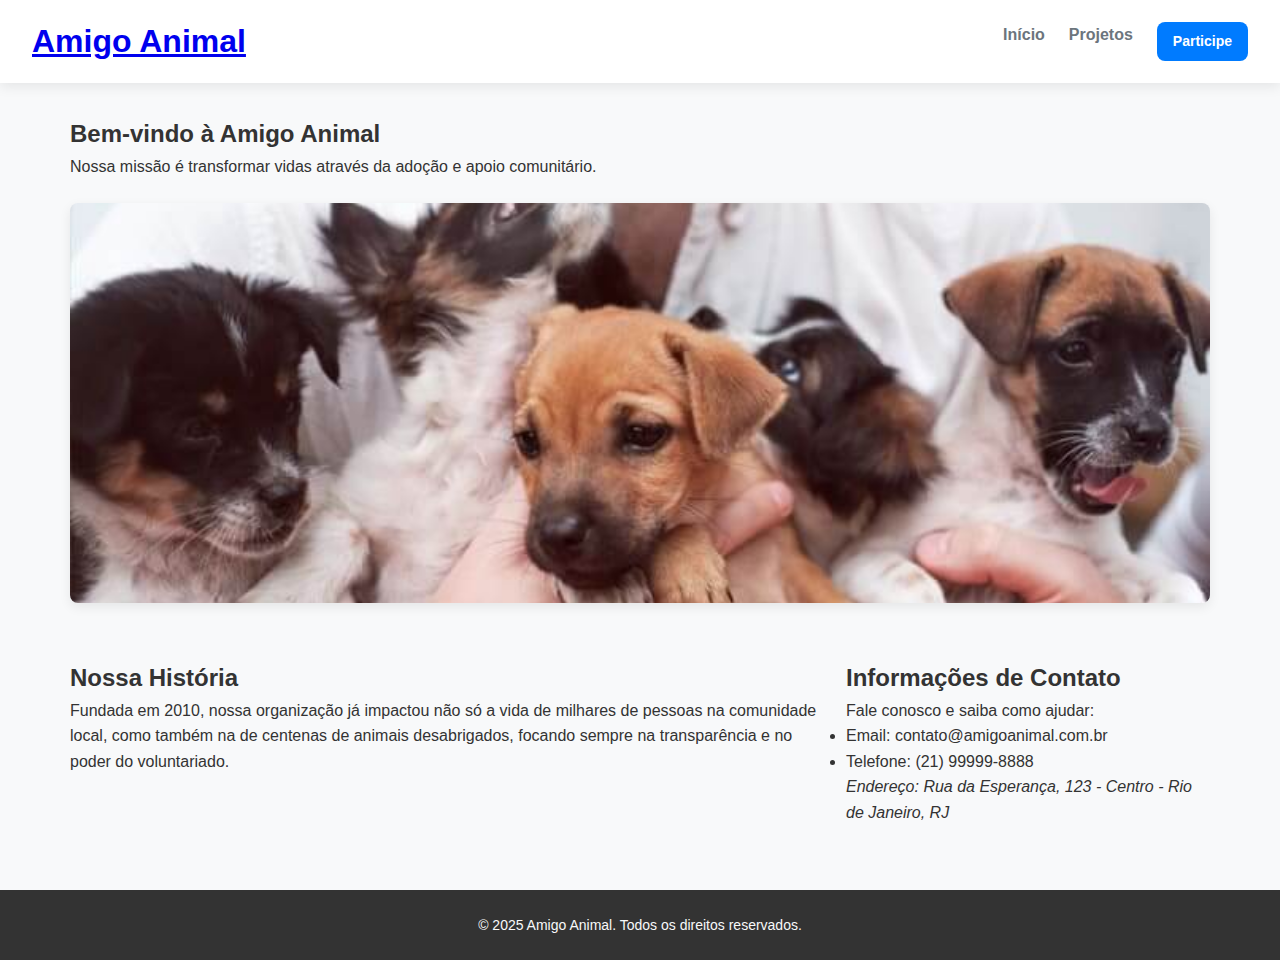
<file: index.html>
<!DOCTYPE html>
<html lang="pt-BR">
<head>
    <meta charset="UTF-8">
    <meta name="viewport" content="width=device-width, initial-scale=1.0">
    <title>Amigo Animal - Página Inicial</title> 
    <link rel="stylesheet" href="css/estilos.css">
</head>
<body>

    <header>
        <h1><a href="index.html">Amigo Animal</a></h1>

        <input type="checkbox" id="menu-toggle">
        <label for="menu-toggle" class="menu-hamburger">
            <span class="hamburger-linha"></span>
            <span class="hamburger-linha"></span>
            <span class="hamburger-linha"></span>
        </label>

        <nav class="menu-principal">
            <ul>
                <li><a href="index.html">Início</a></li> 
                
                <li class="dropdown">
                    <a href="projetos.html">Projetos</a>
                    
                    <ul class="submenu">
                        <li><a href="projetos.html#saude">Projeto Saúde</a></li>
                        <li><a href="projetos.html#carinho">Projeto Carinho</a></li>
                        <li><a href="projetos.html#feira-adocao">Feira de Adoção</a></li>
                        <li><a href="projetos.html#capacitacao">Capacitação</a></li>
                    </ul>
                </li>

                <li><a href="cadastro.html" class="btn btn--primario btn--sm">Participe</a></li>
            </ul>
        </nav>
    </header>

    <main id="page-content"> 
        <div class="row">
            <section class="col-12">
                <h2>Bem-vindo à Amigo Animal</h2>
                <p>Nossa missão é transformar vidas através da adoção e apoio comunitário.</p>
                <img src="img/missao.jpg" alt="Voluntários da ONG trabalhando em um projeto comunitário" class="img-conteudo"> 
            </section>
        </div>

        <div class="row">
            <section class="col-8">
                <h2>Nossa História</h2>
                <p>Fundada em 2010, nossa organização já impactou não só a vida de milhares de pessoas na comunidade local, como também na de centenas de animais desabrigados, focando sempre na transparência e no poder do voluntariado.</p>
            </section>
            
            <section class="col-4">
                <h2>Informações de Contato</h2>
                <p>Fale conosco e saiba como ajudar:</p>
                <ul>
                    <li>Email: contato@amigoanimal.com.br</li>
                    <li>Telefone: (21) 99999-8888</li>
                </ul>
                <address>
                    Endereço: Rua da Esperança, 123 - Centro - Rio de Janeiro, RJ
                </address>
            </section>
        </div>
    </main>

    <footer>
        <p>&copy; 2025 Amigo Animal. Todos os direitos reservados.</p>
    </footer>

    <script src="js/script.js"></script>

</body>
</html>
</file>
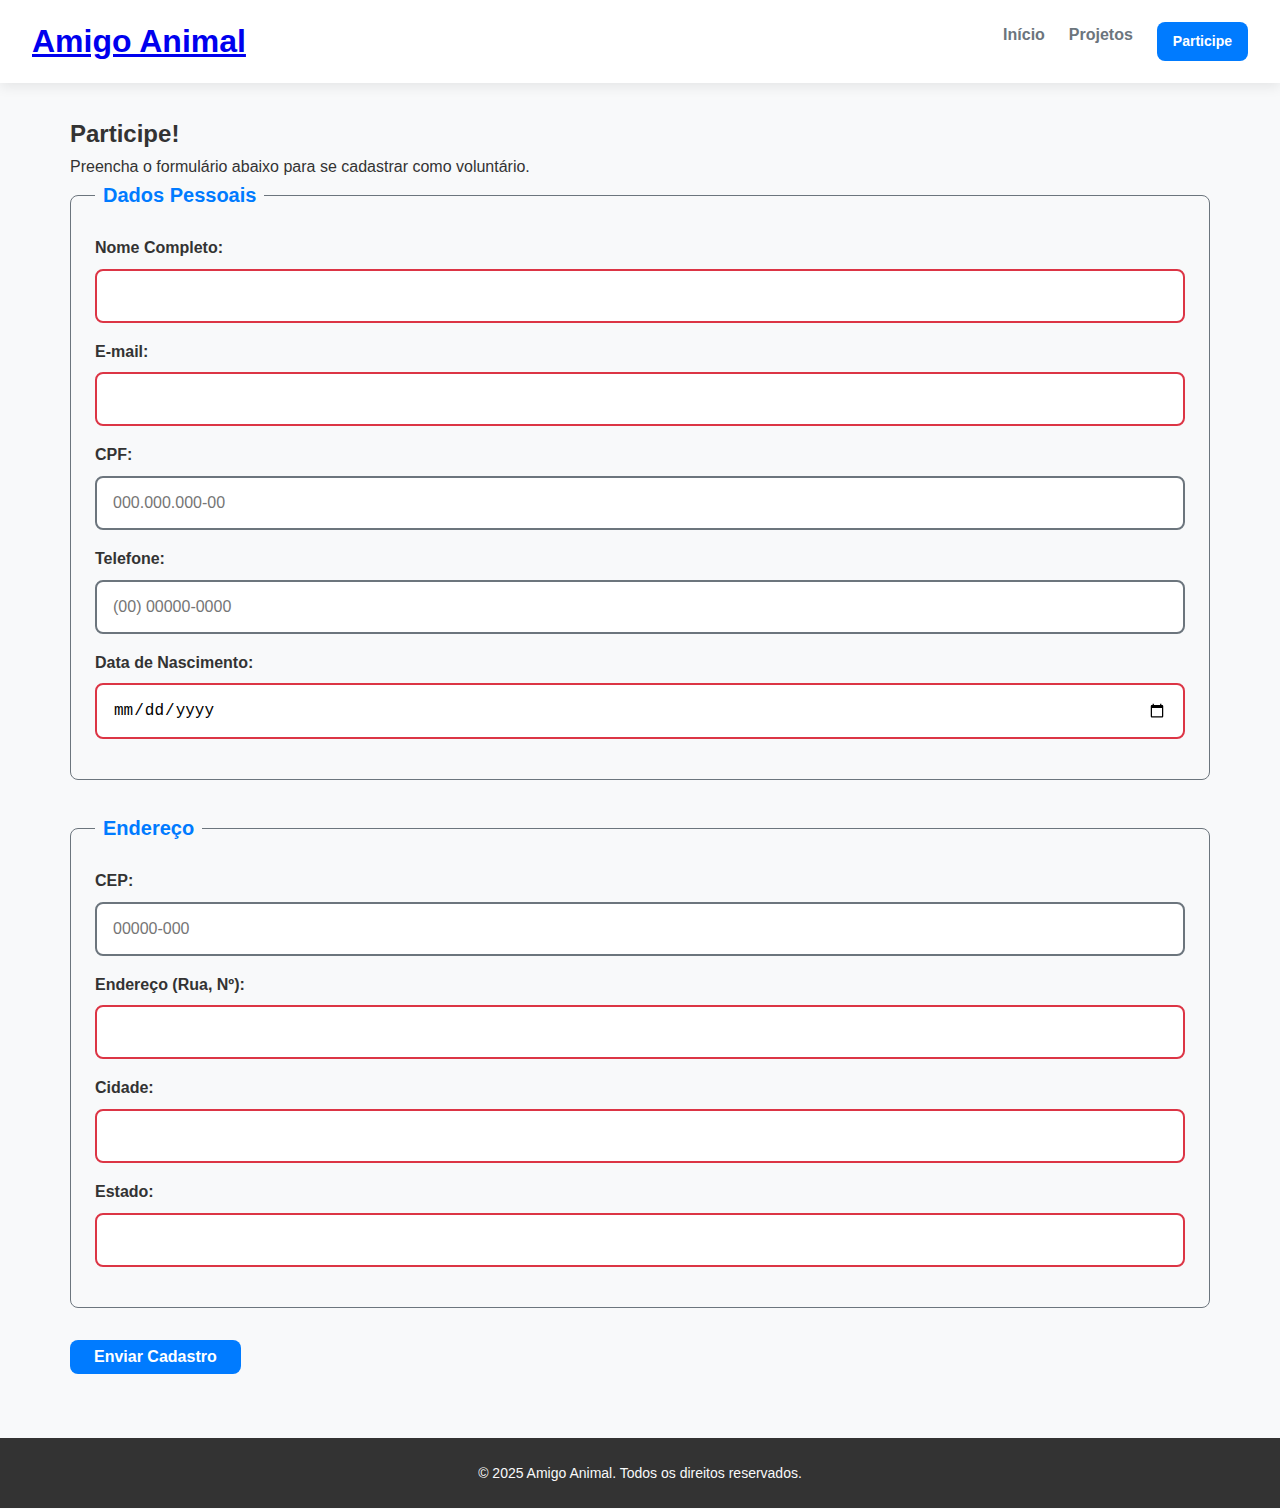
<file: cadastro.html>
<!DOCTYPE html>
<html lang="pt-BR">
<head>
    <meta charset="UTF-8">
    <meta name="viewport" content="width=device-width, initial-scale=1.0">
    <title>Amigo Animal - Participe</title> 
    <link rel="stylesheet" href="css/estilos.css">
</head>
<body>

    <header>
        <h1><a href="index.html">Amigo Animal</a></h1>

        <input type="checkbox" id="menu-toggle">
        <label for="menu-toggle" class="menu-hamburger">
            <span class="hamburger-linha"></span>
            <span class="hamburger-linha"></span>
            <span class="hamburger-linha"></span>
        </label>

        <nav class="menu-principal">
            <ul>
                <li><a href="index.html">Início</a></li> 
                
                <li class="dropdown">
                    <a href="projetos.html">Projetos</a>
                    
                    <ul class="submenu">
                        <li><a href="projetos.html#saude">Projeto Saúde</a></li>
                        <li><a href="projetos.html#carinho">Projeto Carinho</a></li>
                        <li><a href="projetos.html#feira-adocao">Feira de Adoção</a></li>
                        <li><a href="projetos.html#capacitacao">Capacitação</a></li>
                    </ul>
                </li>

                <li><a href="cadastro.html" class="btn btn--primario btn--sm">Participe</a></li>
            </ul>
        </nav>
    </header>

    <main id="page-content"> 
        <div class="row">
            <div class="col-12">

                <h2>Participe!</h2>
                <p>Preencha o formulário abaixo para se cadastrar como voluntário.</p>

                <form action="#" method="post" id="form-cadastro">

                    <fieldset>
                        <legend>Dados Pessoais</legend>

                        <div>
                            <label for="nome">Nome Completo:</label>
                            <input type="text" id="nome" name="nome" required>
                        </div>

                        <div>
                            <label for="email">E-mail:</label>
                            <input type="email" id="email" name="email" required>
                        </div>

                        <div>
                            <label for="cpf">CPF:</label>
                            <input type="text" id="cpf" name="cpf" 
                                   placeholder="000.000.000-00"
                                   pattern="[0-9]{3}\.[0-9]{3}\.[0-9]{3}-[0-9]{2}" 
                                   title="Digite o CPF no formato: 000.000.000-00" required>
                        </div>

                        <div>
                            <label for="telefone">Telefone:</label>
                            <input type="tel" id="telefone" name="telefone"
                                   placeholder="(00) 00000-0000"
                                   pattern="\([0-9]{2}\) [0-9]{5}-[0-9]{4}"
                                   title="Digite o Telefone no formato: (00) 00000-0000" required>
                        </div>

                        <div>
                            <label for="nascimento">Data de Nascimento:</label>
                            <input type="date" id="nascimento" name="nascimento" required>
                        </div>
                    </fieldset>

                    <fieldset>
                        <legend>Endereço</legend>

                        <div>
                            <label for="cep">CEP:</label>
                            <input type="text" id="cep" name="cep"
                                   placeholder="00000-000"
                                   pattern="[0-9]{5}-[0-9]{3}"
                                   title="Digite o CEP no formato: 00000-000" required>
                        </div>

                        <div>
                            <label for="endereco">Endereço (Rua, Nº):</label>
                            <input type="text" id="endereco" name="endereco" required>
                        </div>

                        <div>
                            <label for="cidade">Cidade:</label>
                            <input type="text" id="cidade" name="cidade" required>
                        </div>

                        <div>
                            <label for="estado">Estado:</label>
                            <input type="text" id="estado" name="estado" required>
                        </div>
                    </fieldset>

                    <button type="submit" class="btn btn--primario">Enviar Cadastro</button>
                </form>

                <div id="mensagem-sucesso" class="alert alert--sucesso" style="display: none; margin-top: 20px;">
                    <strong>Sucesso!</strong> Seu cadastro foi enviado e será analisado por nossa equipe.
                </div> 
                
            </div> 
        </div> 
    </main> 

    <footer>
        <p>&copy; 2025 Amigo Animal. Todos os direitos reservados.</p>
    </footer>

    <script src="js/script.js"></script>
</body>
</html>
</file>
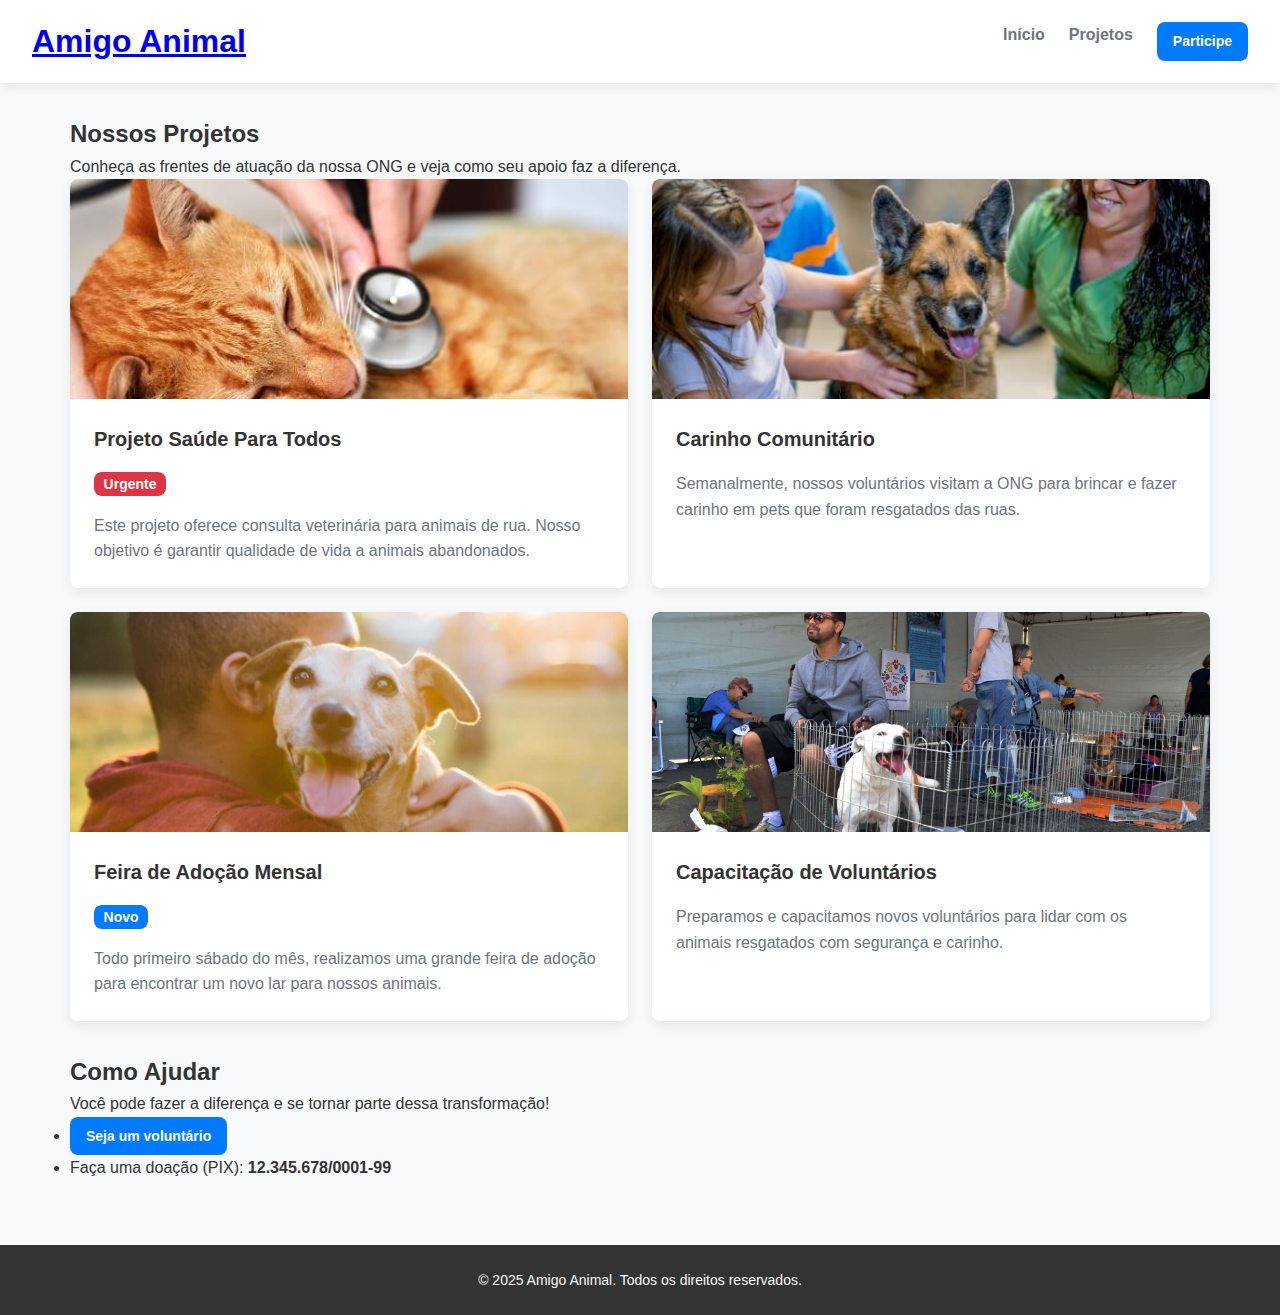
<file: projetos.html>
<!DOCTYPE html>
<html lang="pt-BR">
<head>
    <meta charset="UTF-8">
    <meta name="viewport" content="width=device-width, initial-scale=1.0">
    <title>Amigo Animal - Nossos Projetos</title> 
    <link rel="stylesheet" href="css/estilos.css">
</head>
<body>

    <header>
        <h1><a href="index.html">Amigo Animal</a></h1>

        <input type="checkbox" id="menu-toggle">
        <label for="menu-toggle" class="menu-hamburger">
            <span class="hamburger-linha"></span>
            <span class="hamburger-linha"></span>
            <span class="hamburger-linha"></span>
        </label>

        <nav class="menu-principal">
            <ul>
                <li><a href="index.html">Início</a></li> 
                
                <li class="dropdown">
                    <a href="projetos.html">Projetos</a>
                    
                    <ul class="submenu">
                        <li><a href="projetos.html#saude">Projeto Saúde</a></li>
                        <li><a href="projetos.html#carinho">Projeto Carinho</a></li>
                        <li><a href="projetos.html#feira-adocao">Feira de Adoção</a></li>
                        <li><a href="projetos.html#capacitacao">Capacitação</a></li>
                    </ul>
                </li>

                <li><a href="cadastro.html" class="btn btn--primario btn--sm">Participe</a></li>
            </ul>
        </nav>
    </header>

    <main id="page-content">
        <h2>Nossos Projetos</h2>
        <p>Conheça as frentes de atuação da nossa ONG e veja como seu apoio faz a diferença.</p>

        <div class="row" id="container-projetos">
            </div> 
        
        <div class="row">
            <section class="col-12">
                <h2>Como Ajudar</h2>
                <p>Você pode fazer a diferença e se tornar parte dessa transformação!</p>
                <ul>
                    <li><a href="cadastro.html" class="btn btn--primario btn--sm">Seja um voluntário</a></li>
                    <li>Faça uma doação (PIX): <strong>12.345.678/0001-99</strong></li>
                </ul>
            </section>
        </div>
    </main>

    <footer>
        <p>&copy; 2025 Amigo Animal. Todos os direitos reservados.</p>
    </footer>

    <script src="js/script.js"></script>
    
</body>
</html>
</file>
<file: css/estilos.css>
/* css/estilos.css (Arquivo Principal) */

/* 1. Importa nossas variáveis e regras de base */
@import url('_base.css');

/* 2. Importa as regras de layout (header, footer, etc.) */
@import url('_layout.css');

/* 3. Importa os componentes (botões, cards, etc.) */
@import url('_components.css');
</file>
